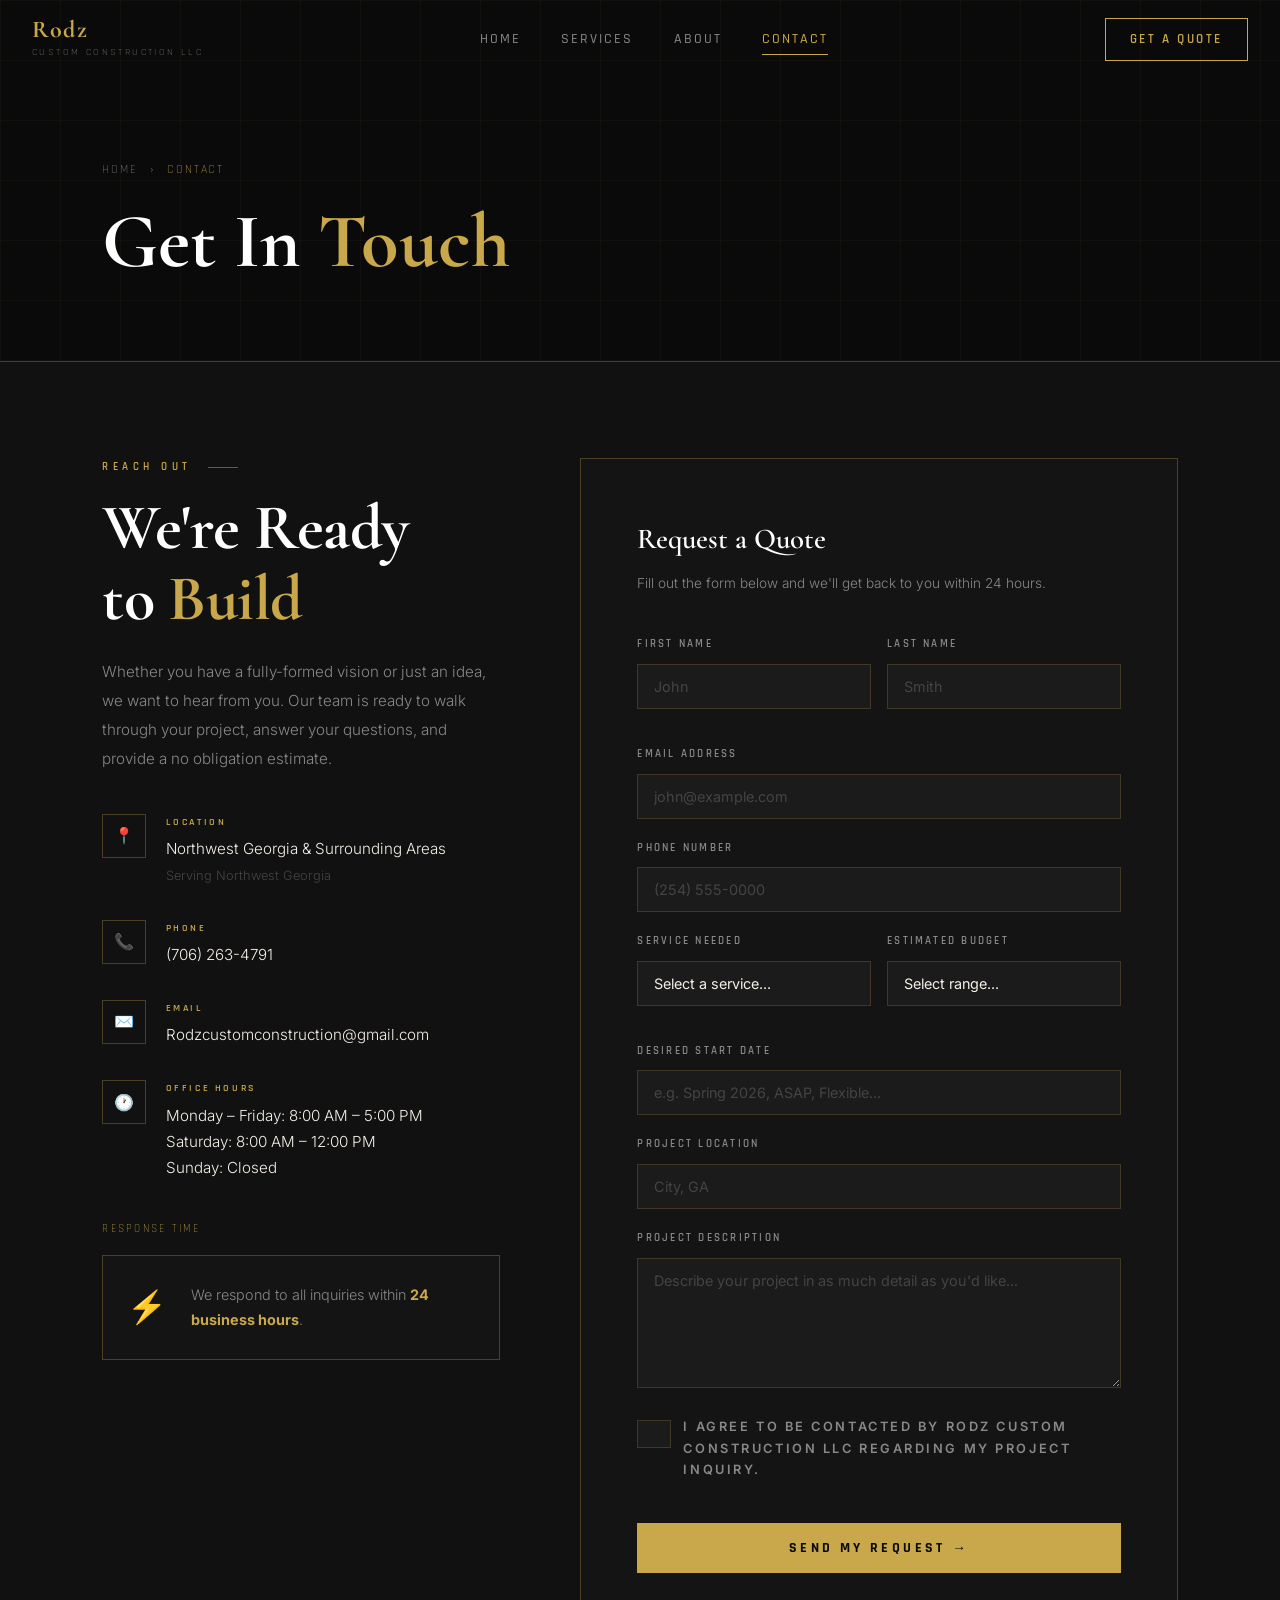
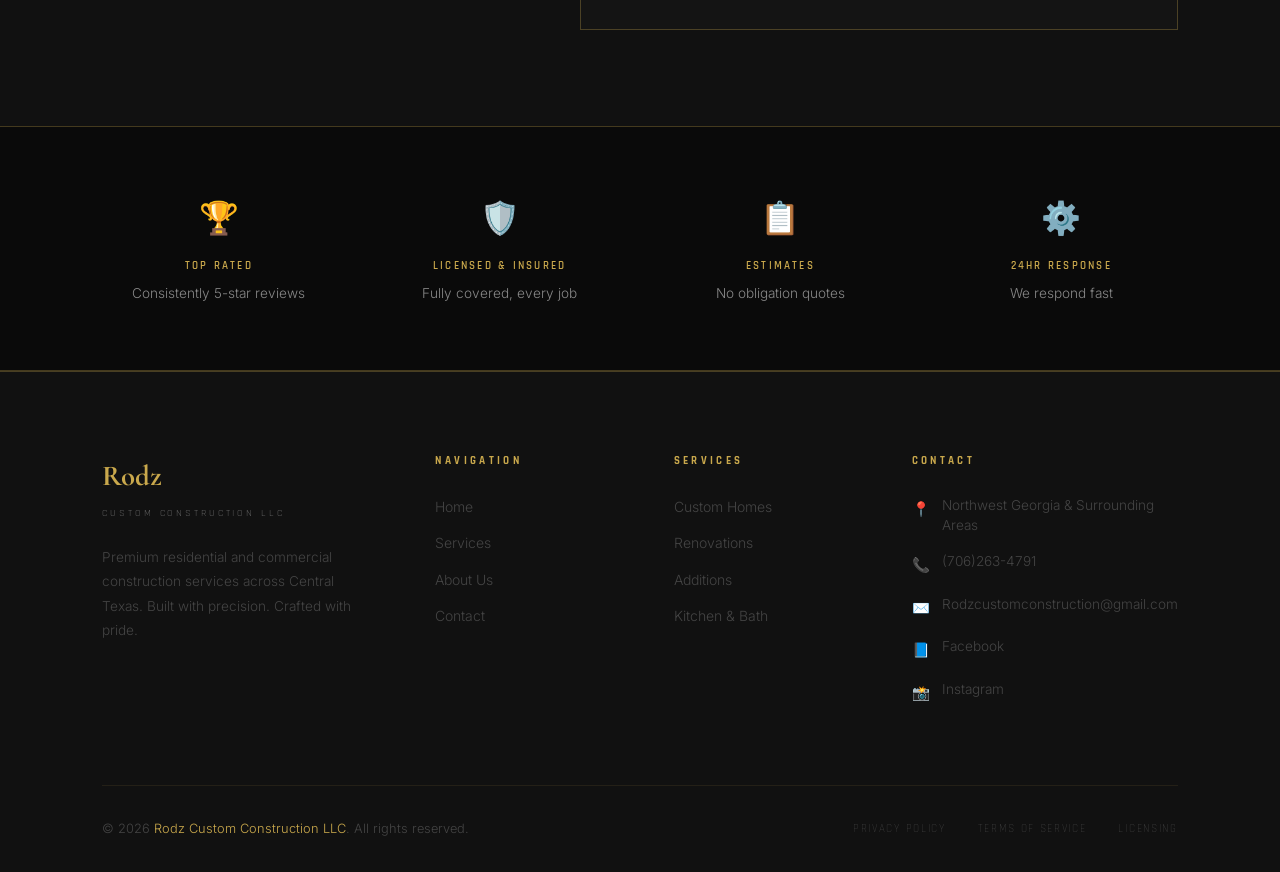
<file: contact.html>
<!DOCTYPE html>
<html lang="en">
<head>
  <meta charset="UTF-8" />
  <meta name="viewport" content="width=device-width, initial-scale=1.0" />
  <title>Contact — Rodz Custom Construction LLC</title>
  <meta name="description" content="Get in touch with Rodz Custom Construction LLC for a project consultation and quote." />
  <link rel="stylesheet" href="style.css" />
</head>
<body>

  <!-- ══ NAVBAR ══ -->
  <nav class="navbar" id="navbar">
    <a href="index.html" class="navbar-logo">
      <span class="logo-main">Rodz</span>
      <span class="logo-sub">Custom Construction LLC</span>
    </a>
    <div class="navbar-links">
      <a href="index.html">Home</a>
      <a href="services.html">Services</a>
      <a href="about.html">About</a>
      <a href="contact.html" class="active">Contact</a>
    </div>
    <a href="contact.html" class="navbar-cta">Get a Quote</a>
    <button class="hamburger" id="hamburger" aria-label="Open menu">
      <span></span><span></span><span></span>
    </button>
  </nav>

  <div class="mobile-nav" id="mobileNav">
    <a href="index.html">Home</a>
    <a href="services.html">Services</a>
    <a href="about.html">About</a>
    <a href="contact.html">Contact</a>
    <a href="contact.html" style="color:var(--gold)">Get a Quote</a>
  </div>

  <!-- ══ PAGE HERO ══ -->
  <div class="page-hero">
    <div class="page-hero-content">
      <div class="breadcrumb">
        <a href="index.html">Home</a>
        <span>›</span>
        <span>Contact</span>
      </div>
      <h1 class="page-title">Get In <span>Touch</span></h1>
    </div>
  </div>

  <!-- ══ CONTACT MAIN ══ -->
  <section class="contact-page-section">
    <div class="contact-page-grid">

      <!-- Info Side -->
      <div class="contact-info">
        <p class="section-tag">Reach Out</p>
        <h2 class="section-title" style="text-align:left; margin-bottom:1.5rem">We're Ready<br/>to <span>Build</span></h2>
        <p class="about-text">
          Whether you have a fully-formed vision or just an idea, we want to hear from you. Our team is ready to walk through your project, answer your questions, and provide a no obligation estimate.
        </p>

        <div class="contact-detail reveal">
          <div class="contact-icon">📍</div>
          <div>
            <div class="contact-label">Location</div>
            <div class="contact-value">Northwest Georgia &amp; Surrounding Areas<br/>
              <small style="color:var(--grey-mid); font-size:0.8rem;">Serving Northwest Georgia</small>
            </div>
          </div>
        </div>

        <div class="contact-detail reveal reveal-delay-1">
          <div class="contact-icon">📞</div>
          <div>
            <div class="contact-label">Phone</div>
            <div class="contact-value"><a href="tel:2545550180" style="color:var(--white-soft)">(706) 263-4791</a></div>
          </div>
        </div>

        <div class="contact-detail reveal reveal-delay-2">
          <div class="contact-icon">✉️</div>
          <div>
            <div class="contact-label">Email</div>
            <div class="contact-value"><a href="mailto:info@rodzconstruction.com" style="color:var(--white-soft)">Rodzcustomconstruction@gmail.com</a></div>
          </div>
        </div>

        <div class="contact-detail reveal reveal-delay-3">
          <div class="contact-icon">🕐</div>
          <div>
            <div class="contact-label">Office Hours</div>
            <div class="contact-value">
              Monday – Friday: 8:00 AM – 5:00 PM<br/>
              Saturday: 8:00 AM – 12:00 PM<br/>
              Sunday: Closed
            </div>
          </div>
        </div>

        <div style="margin-top: 2.5rem;" class="reveal">
          <p style="font-family: var(--font-ui); font-size: 0.7rem; letter-spacing: 0.2em; text-transform: uppercase; color: var(--gold); margin-bottom: 1rem;">Response Time</p>
          <div style="background: var(--black-card); border: var(--border-gold); padding: 1.5rem; display: flex; align-items: center; gap: 1.5rem;">
            <span style="font-size: 2rem;">⚡</span>
            <p style="font-size: 0.9rem; color: var(--grey-light); line-height: 1.7;">
              We respond to all inquiries within <strong style="color:var(--gold)">24 business hours</strong>.
          </div>
        </div>
      </div>

      <!-- Form Side -->
      <div class="contact-form reveal">
        <h3 class="form-title">Request a Quote</h3>
        <p class="form-subtitle">Fill out the form below and we'll get back to you within 24 hours.</p>

        <div id="formSuccess" class="form-success">
          <div class="form-success-icon">✅</div>
          <div class="form-success-text">Message Received!</div>
          <p class="form-success-sub">We'll be in touch within 24 hours.<br/>Thank you for contacting Rodz Custom Construction.</p>
        </div>

        <form id="formInner"
      action="https://formspree.io/f/mnjyaqew"
      method="POST">

  <div class="form-row">
    <div class="form-group">
      <label for="firstName">First Name</label>
      <input type="text" id="firstName" name="firstName" placeholder="John" required />
    </div>
    <div class="form-group">
      <label for="lastName">Last Name</label>
      <input type="text" id="lastName" name="lastName" placeholder="Smith" required />
    </div>
  </div>

  <div class="form-group">
    <label for="email">Email Address</label>
    <input type="email" id="email" name="email" placeholder="john@example.com" required />
  </div>

  <div class="form-group">
    <label for="phone">Phone Number</label>
    <input type="tel" id="phone" name="phone" placeholder="(254) 555-0000" />
  </div>

  <div class="form-row">
    <div class="form-group">
      <label for="service">Service Needed</label>
      <select id="service" name="service" required>
        <option value="" disabled selected>Select a service...</option>
        <option>Renovation / Remodel</option>
        <option>Room Addition</option>
        <option>Kitchen Remodel</option>
        <option>Bathroom Remodel</option>
        <option>Framing & Structural</option>
        <option>Roofing & Exterior</option>
        <option>Custom Decks</option>
        <option>Other</option>
      </select>
    </div>

    <div class="form-group">
      <label for="budget">Estimated Budget</label>
      <select id="budget" name="budget">
        <option value="" disabled selected>Select range...</option>
        <option>$1,000 - $5,000 </option>
        <option>$5,000 – $10,000</option>
        <option>$10,000 – $20,000</option>
        <option>$20,000 – $50,000</option>
      </select>
    </div>
  </div>

  <div class="form-group">
    <label for="timeline">Desired Start Date</label>
    <input type="text" id="timeline" name="timeline" placeholder="e.g. Spring 2026, ASAP, Flexible..." />
  </div>

  <div class="form-group">
    <label for="location">Project Location</label>
    <input type="text" id="location" name="location" placeholder="City, GA" />
  </div>

  <div class="form-group">
    <label for="message">Project Description</label>
    <textarea id="message" name="message" placeholder="Describe your project in as much detail as you'd like..." required></textarea>
  </div>

  <div class="form-group" style="display:flex; align-items:flex-start; gap:0.75rem; margin-bottom:1.5rem;">
    <input type="checkbox" id="agree" name="agree" style="width:auto; margin-top:4px;" required />
    <label for="agree" style="font-family:var(--font-body); font-size:0.8rem; color:var(--grey-light);">
      I agree to be contacted by Rodz Custom Construction LLC regarding my project inquiry.
    </label>
  </div>

  <button type="submit" class="form-submit">
    Send My Request →
  </button>

</form>

    </div>
  </section>

  <!-- ══ TRUST STRIP ══ -->
  <section style="padding: 4rem 8vw; background: var(--black); border-top: var(--border-gold); border-bottom: var(--border-gold);">
    <div style="display: grid; grid-template-columns: repeat(auto-fit, minmax(180px, 1fr)); gap: 3rem; text-align: center;">
      <div class="reveal">
        <div style="font-size: 2rem; margin-bottom: 0.75rem;">🏆</div>
        <div style="font-family: var(--font-ui); font-size: 0.7rem; font-weight: 600; letter-spacing: 0.2em; text-transform: uppercase; color: var(--gold); margin-bottom: 0.4rem;">Top Rated</div>
        <div style="font-size: 0.85rem; color: var(--grey-light);">Consistently 5-star reviews</div>
      </div>
      <div class="reveal reveal-delay-1">
        <div style="font-size: 2rem; margin-bottom: 0.75rem;">🛡️</div>
        <div style="font-family: var(--font-ui); font-size: 0.7rem; font-weight: 600; letter-spacing: 0.2em; text-transform: uppercase; color: var(--gold); margin-bottom: 0.4rem;">Licensed &amp; Insured</div>
        <div style="font-size: 0.85rem; color: var(--grey-light);">Fully covered, every job</div>
      </div>
      <div class="reveal reveal-delay-2">
        <div style="font-size: 2rem; margin-bottom: 0.75rem;">📋</div>
        <div style="font-family: var(--font-ui); font-size: 0.7rem; font-weight: 600; letter-spacing: 0.2em; text-transform: uppercase; color: var(--gold); margin-bottom: 0.4rem;">Estimates</div>
        <div style="font-size: 0.85rem; color: var(--grey-light);">No obligation quotes</div>
      </div>
      <div class="reveal reveal-delay-3">
        <div style="font-size: 2rem; margin-bottom: 0.75rem;">⚙️</div>
        <div style="font-family: var(--font-ui); font-size: 0.7rem; font-weight: 600; letter-spacing: 0.2em; text-transform: uppercase; color: var(--gold); margin-bottom: 0.4rem;">24hr Response</div>
        <div style="font-size: 0.85rem; color: var(--grey-light);">We respond fast</div>
      </div>
    </div>
  </section>

  <!-- ══ FOOTER ══ -->
  <footer>
    <div class="footer-grid">
      <div class="footer-brand">
        <span class="logo-main">Rodz</span>
        <span class="logo-sub">Custom Construction LLC</span>
        <p class="footer-desc">Premium residential and commercial construction services across Central Texas. Built with precision. Crafted with pride.</p>
      </div>
      <div>
        <h4 class="footer-col-title">Navigation</h4>
        <div class="footer-links">
          <a href="index.html">Home</a>
          <a href="services.html">Services</a>
          <a href="about.html">About Us</a>
          <a href="contact.html">Contact</a>
        </div>
      </div>
      <div>
        <h4 class="footer-col-title">Services</h4>
        <div class="footer-links">
          <a href="services.html">Custom Homes</a>
          <a href="services.html">Renovations</a>
          <a href="services.html">Additions</a>
          <a href="services.html">Kitchen &amp; Bath</a>
        </div>
      </div>
      <div>
        <h4 class="footer-col-title">Contact</h4>
        <div class="footer-contact-item">
          <span class="footer-contact-icon">📍</span>
          <span class="footer-contact-text">Northwest Georgia &amp; Surrounding Areas</span>
        </div>
        <div class="footer-contact-item">
          <span class="footer-contact-icon">📞</span>
          <span class="footer-contact-text">(706)263-4791</span>
        </div>
        <div class="footer-contact-item">
          <span class="footer-contact-icon">✉️</span>
          <span class="footer-contact-text">Rodzcustomconstruction@gmail.com</span>

</div>

<div class="footer-contact-item">
  <span class="footer-contact-icon">📘</span>
  <a href="https://www.facebook.com/share/1V2BGquVBA/?mibextid=wwXIfr"
     target="_blank"
     class="footer-contact-text">
     Facebook
  </a>
</div>
<div class="footer-contact-item">
  <span class="footer-contact-icon">📸</span>
  <a href="https://www.instagram.com/rodzcustomconstruction?utm_source=qr"
     target="_blank"
     class="footer-contact-text">
     Instagram
  </a>
</div>
      </div>
    </div>
    <div class="footer-bottom">
      <p class="footer-copy">© 2026 <span>Rodz Custom Construction LLC</span>. All rights reserved.</p>
      <div class="footer-legal">
        <a href="#">Privacy Policy</a>
        <a href="#">Terms of Service</a>
        <a href="#">Licensing</a>
      </div>
    </div>
  </footer>

  <script src="main.js"></script>
</body>
</html>
</file>
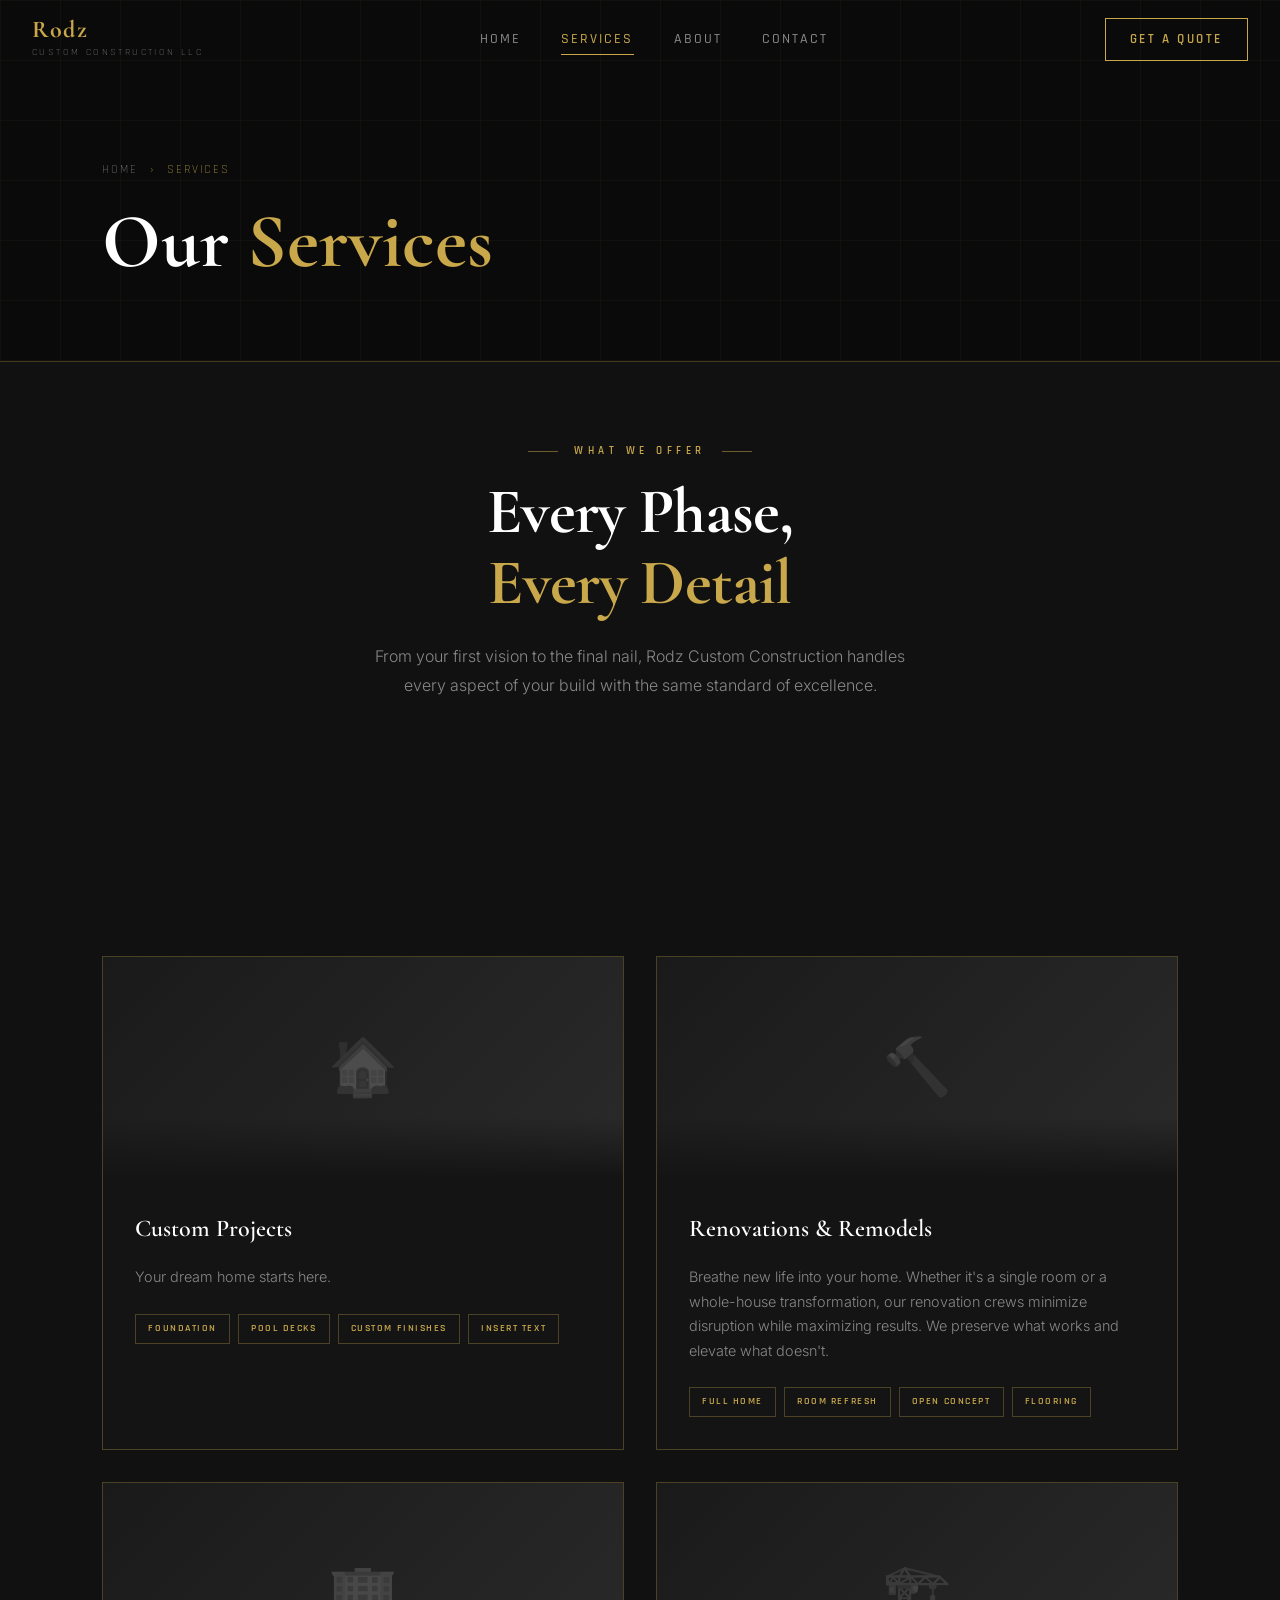
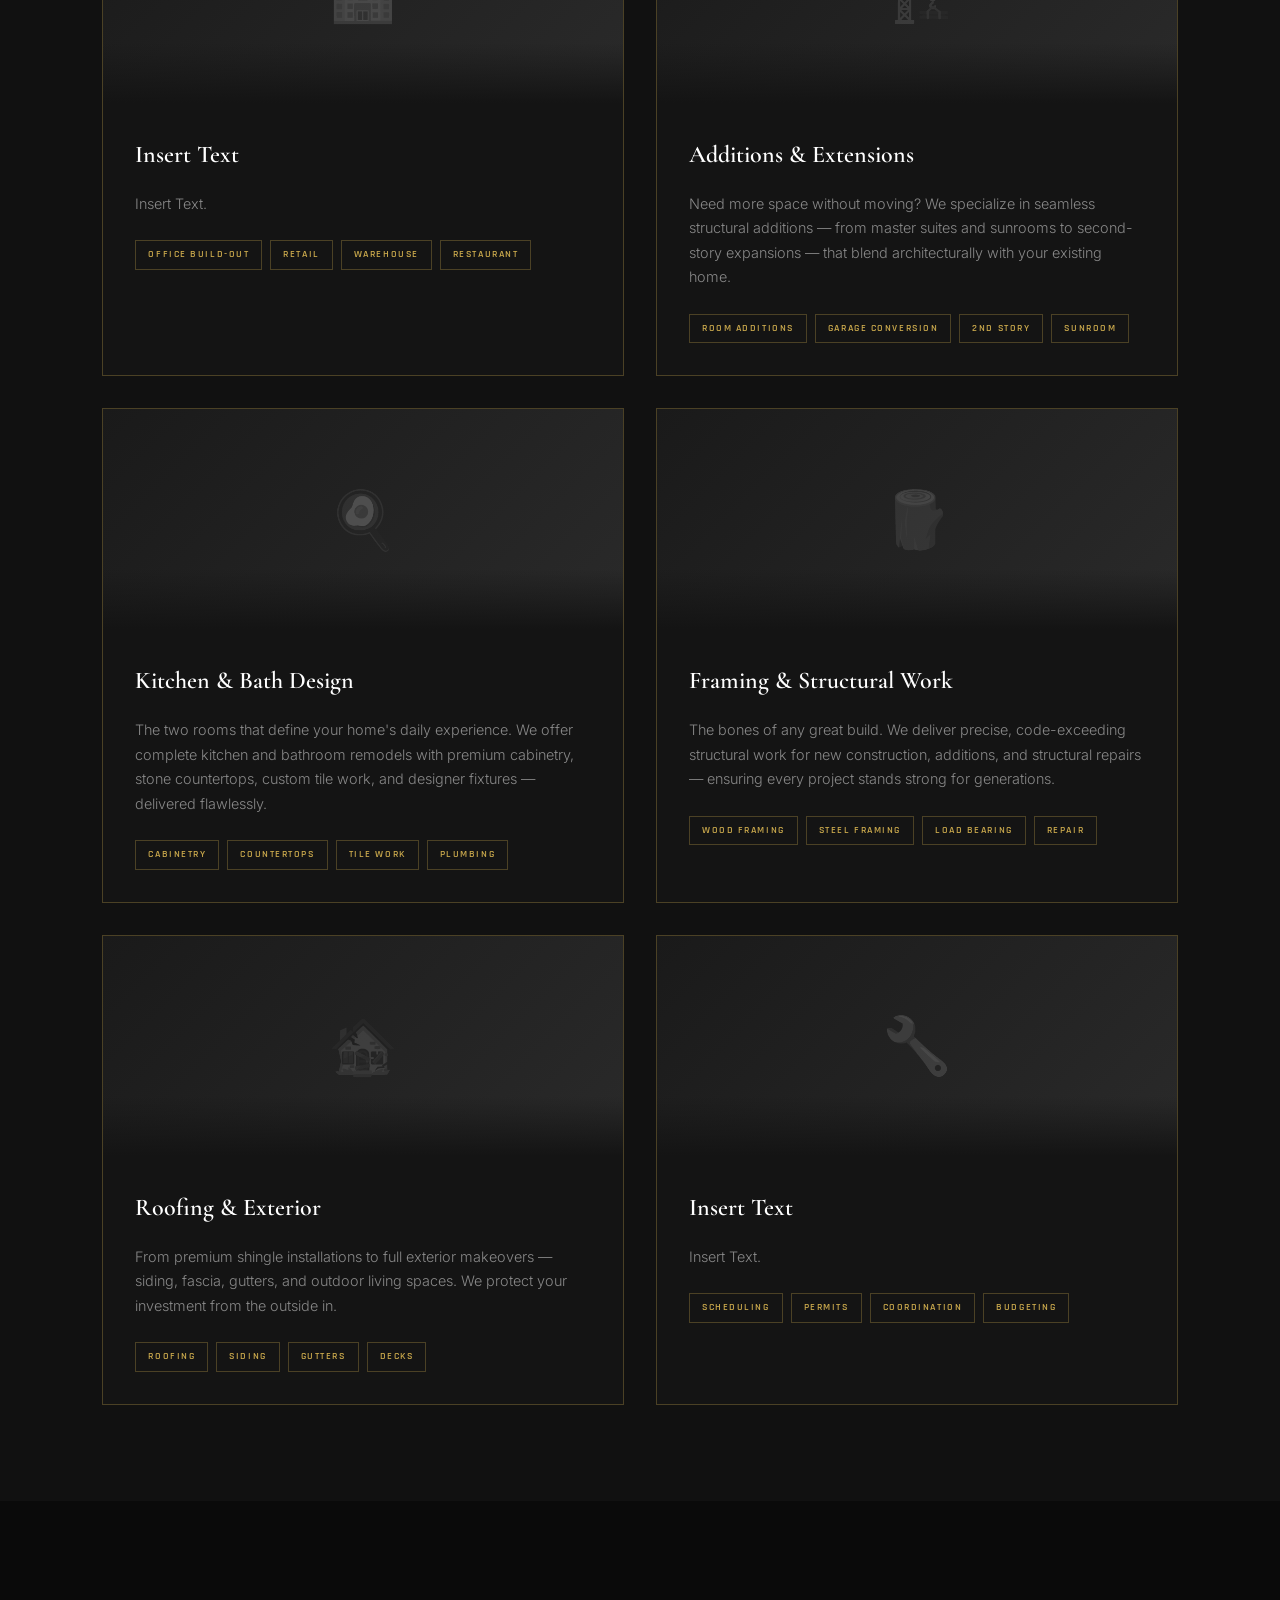
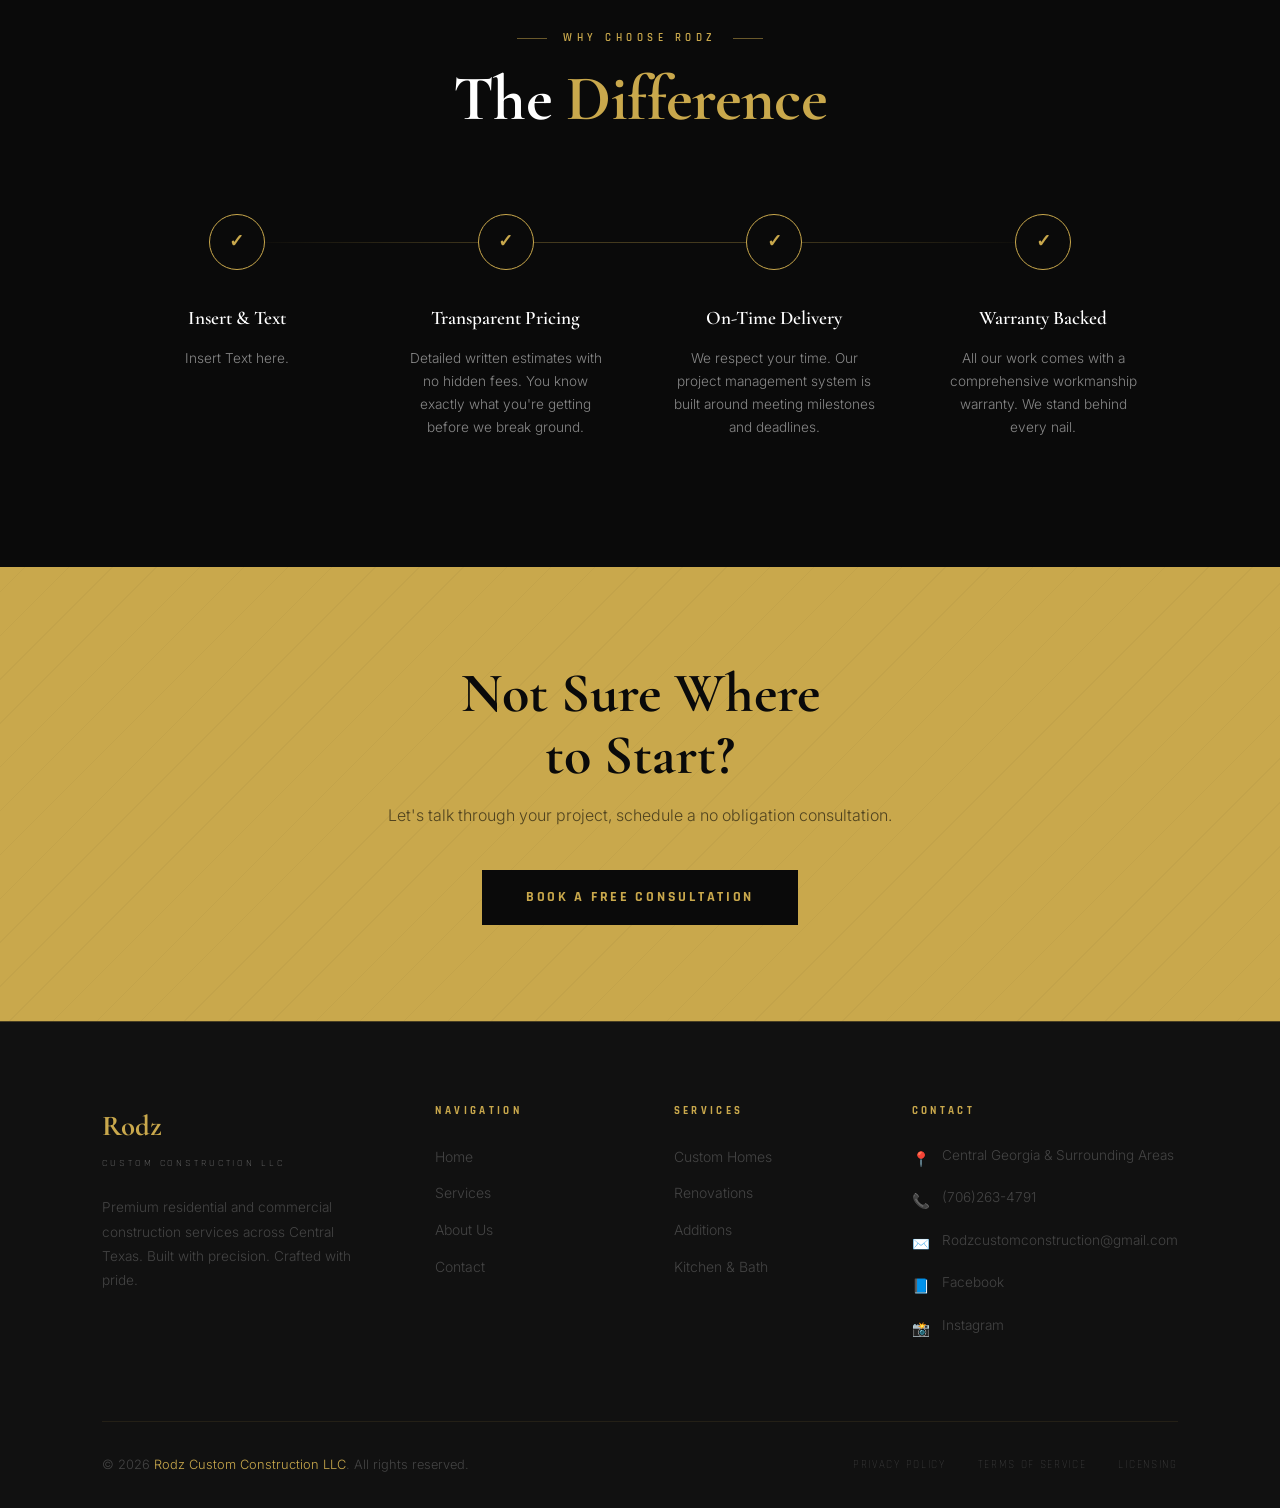
<file: services.html>
<!DOCTYPE html>
<html lang="en">
<head>
  <meta charset="UTF-8" />
  <meta name="viewport" content="width=device-width, initial-scale=1.0" />
  <title>Services — Rodz Custom Construction LLC</title>
  <meta name="description" content="Explore the full range of construction services offered by Rodz Custom Construction LLC — custom homes, renovations, commercial builds, and more." />
  <link rel="stylesheet" href="style.css" />
</head>
<body>

  <!-- ══ NAVBAR ══ -->
  <nav class="navbar" id="navbar">
    <a href="index.html" class="navbar-logo">
      <span class="logo-main">Rodz</span>
      <span class="logo-sub">Custom Construction LLC</span>
    </a>
    <div class="navbar-links">
      <a href="index.html">Home</a>
      <a href="services.html" class="active">Services</a>
      <a href="about.html">About</a>
      <a href="contact.html">Contact</a>
    </div>
    <a href="contact.html" class="navbar-cta">Get a Quote</a>
    <button class="hamburger" id="hamburger" aria-label="Open menu">
      <span></span><span></span><span></span>
    </button>
  </nav>

  <div class="mobile-nav" id="mobileNav">
    <a href="index.html">Home</a>
    <a href="services.html">Services</a>
    <a href="about.html">About</a>
    <a href="contact.html">Contact</a>
    <a href="contact.html" style="color:var(--gold)">Get a Quote</a>
  </div>

  <!-- ══ PAGE HERO ══ -->
  <div class="page-hero">
    <div class="page-hero-content">
      <div class="breadcrumb">
        <a href="index.html">Home</a>
        <span>›</span>
        <span>Services</span>
      </div>
      <h1 class="page-title">Our <span>Services</span></h1>
    </div>
  </div>

  <!-- ══ SERVICES INTRO ══ -->
  <section style="padding: 5rem 8vw; background: var(--black-soft);">
    <div class="section-header reveal">
      <p class="section-tag">What We Offer</p>
      <h2 class="section-title">Every Phase,<br/><span>Every Detail</span></h2>
      <p class="section-desc">
        From your first vision to the final nail, Rodz Custom Construction handles every aspect of your build with the same standard of excellence.
      </p>
    </div>
  </section>

  <!-- ══ SERVICES FULL GRID ══ -->
  <section class="services-full">
    <div class="services-full-grid">

      <div class="service-full-card reveal">
        <div class="service-full-img">
          <span class="service-full-img-icon">🏠</span>
        </div>
        <div class="service-full-body">
          <h3 class="service-full-name">Custom Projects</h3>
          <p class="service-full-desc">
            Your dream home starts here.
          </p>
          <div class="service-tags">
            <span class="service-tag">Foundation</span>
            <span class="service-tag">Pool Decks</span>
            <span class="service-tag">Custom Finishes</span>
            <span class="service-tag">Insert Text</span>
          </div>
        </div>
      </div>

      <div class="service-full-card reveal reveal-delay-1">
        <div class="service-full-img">
          <span class="service-full-img-icon">🔨</span>
        </div>
        <div class="service-full-body">
          <h3 class="service-full-name">Renovations &amp; Remodels</h3>
          <p class="service-full-desc">
            Breathe new life into your home. Whether it's a single room or a whole-house transformation, our renovation crews minimize disruption while maximizing results. We preserve what works and elevate what doesn't.
          </p>
          <div class="service-tags">
            <span class="service-tag">Full Home</span>
            <span class="service-tag">Room Refresh</span>
            <span class="service-tag">Open Concept</span>
            <span class="service-tag">Flooring</span>
          </div>
        </div>
      </div>

      <div class="service-full-card reveal">
        <div class="service-full-img">
          <span class="service-full-img-icon">🏢</span>
        </div>
        <div class="service-full-body">
          <h3 class="service-full-name">Insert Text</h3>
          <p class="service-full-desc">
            Insert Text.
          </p>
          <div class="service-tags">
            <span class="service-tag">Office Build-out</span>
            <span class="service-tag">Retail</span>
            <span class="service-tag">Warehouse</span>
            <span class="service-tag">Restaurant</span>
          </div>
        </div>
      </div>

      <div class="service-full-card reveal reveal-delay-1">
        <div class="service-full-img">
          <span class="service-full-img-icon">🏗️</span>
        </div>
        <div class="service-full-body">
          <h3 class="service-full-name">Additions &amp; Extensions</h3>
          <p class="service-full-desc">
            Need more space without moving? We specialize in seamless structural additions — from master suites and sunrooms to second-story expansions — that blend architecturally with your existing home.
          </p>
          <div class="service-tags">
            <span class="service-tag">Room Additions</span>
            <span class="service-tag">Garage Conversion</span>
            <span class="service-tag">2nd Story</span>
            <span class="service-tag">Sunroom</span>
          </div>
        </div>
      </div>

      <div class="service-full-card reveal">
        <div class="service-full-img">
          <span class="service-full-img-icon">🍳</span>
        </div>
        <div class="service-full-body">
          <h3 class="service-full-name">Kitchen &amp; Bath Design</h3>
          <p class="service-full-desc">
            The two rooms that define your home's daily experience. We offer complete kitchen and bathroom remodels with premium cabinetry, stone countertops, custom tile work, and designer fixtures — delivered flawlessly.
          </p>
          <div class="service-tags">
            <span class="service-tag">Cabinetry</span>
            <span class="service-tag">Countertops</span>
            <span class="service-tag">Tile Work</span>
            <span class="service-tag">Plumbing</span>
          </div>
        </div>
      </div>

      <div class="service-full-card reveal reveal-delay-1">
        <div class="service-full-img">
          <span class="service-full-img-icon">🪵</span>
        </div>
        <div class="service-full-body">
          <h3 class="service-full-name">Framing &amp; Structural Work</h3>
          <p class="service-full-desc">
            The bones of any great build. We deliver precise, code-exceeding structural work for new construction, additions, and structural repairs — ensuring every project stands strong for generations.
          </p>
          <div class="service-tags">
            <span class="service-tag">Wood Framing</span>
            <span class="service-tag">Steel Framing</span>
            <span class="service-tag">Load Bearing</span>
            <span class="service-tag">Repair</span>
          </div>
        </div>
      </div>

      <div class="service-full-card reveal">
        <div class="service-full-img">
          <span class="service-full-img-icon">🏚️</span>
        </div>
        <div class="service-full-body">
          <h3 class="service-full-name">Roofing &amp; Exterior</h3>
          <p class="service-full-desc">
            From premium shingle installations to full exterior makeovers — siding, fascia, gutters, and outdoor living spaces. We protect your investment from the outside in.
          </p>
          <div class="service-tags">
            <span class="service-tag">Roofing</span>
            <span class="service-tag">Siding</span>
            <span class="service-tag">Gutters</span>
            <span class="service-tag">Decks</span>
          </div>
        </div>
      </div>

      <div class="service-full-card reveal reveal-delay-1">
        <div class="service-full-img">
          <span class="service-full-img-icon">🔧</span>
        </div>
        <div class="service-full-body">
          <h3 class="service-full-name">Insert Text</h3>
          <p class="service-full-desc">
            Insert Text.
          </p>
          <div class="service-tags">
            <span class="service-tag">Scheduling</span>
            <span class="service-tag">Permits</span>
            <span class="service-tag">Coordination</span>
            <span class="service-tag">Budgeting</span>
          </div>
        </div>
      </div>

    </div>
  </section>

  <!-- ══ WHY US ══ -->
  <section class="process-section">
    <div class="section-header reveal">
      <p class="section-tag">Why Choose Rodz</p>
      <h2 class="section-title">The <span>Difference</span></h2>
    </div>
    <div class="process-steps">
      <div class="process-step reveal">
        <div class="step-dot">✓</div>
        <h3 class="step-title">Insert &amp; Text</h3>
        <p class="step-desc">Insert Text here.</p>
      </div>
      <div class="process-step reveal reveal-delay-1">
        <div class="step-dot">✓</div>
        <h3 class="step-title">Transparent Pricing</h3>
        <p class="step-desc">Detailed written estimates with no hidden fees. You know exactly what you're getting before we break ground.</p>
      </div>
      <div class="process-step reveal reveal-delay-2">
        <div class="step-dot">✓</div>
        <h3 class="step-title">On-Time Delivery</h3>
        <p class="step-desc">We respect your time. Our project management system is built around meeting milestones and deadlines.</p>
      </div>
      <div class="process-step reveal reveal-delay-3">
        <div class="step-dot">✓</div>
        <h3 class="step-title">Warranty Backed</h3>
        <p class="step-desc">All our work comes with a comprehensive workmanship warranty. We stand behind every nail.</p>
      </div>
    </div>
  </section>

  <!-- ══ CTA ══ -->
  <div class="cta-banner">
    <div class="cta-banner-content reveal">
      <h2 class="cta-title">Not Sure Where<br/>to Start?</h2>
      <p class="cta-sub">Let's talk through your project, schedule a no obligation consultation.</p>
      <a href="contact.html" class="btn-dark">Book a Free Consultation</a>
    </div>
  </div>

  <!-- ══ FOOTER ══ -->
  <footer>
    <div class="footer-grid">
      <div class="footer-brand">
        <span class="logo-main">Rodz</span>
        <span class="logo-sub">Custom Construction LLC</span>
        <p class="footer-desc">Premium residential and commercial construction services across Central Texas. Built with precision. Crafted with pride.</p>
      </div>
      <div>
        <h4 class="footer-col-title">Navigation</h4>
        <div class="footer-links">
          <a href="index.html">Home</a>
          <a href="services.html">Services</a>
          <a href="about.html">About Us</a>
          <a href="contact.html">Contact</a>
        </div>
      </div>
      <div>
        <h4 class="footer-col-title">Services</h4>
        <div class="footer-links">
          <a href="services.html">Custom Homes</a>
          <a href="services.html">Renovations</a>
          <a href="services.html">Additions</a>
          <a href="services.html">Kitchen &amp; Bath</a>
        </div>
      </div>
      <div>
        <h4 class="footer-col-title">Contact</h4>
        <div class="footer-contact-item">
          <span class="footer-contact-icon">📍</span>
          <span class="footer-contact-text">Central Georgia &amp; Surrounding Areas</span>
        </div>
        <div class="footer-contact-item">
          <span class="footer-contact-icon">📞</span>
          <span class="footer-contact-text">(706)263-4791</span>
        </div>
        <div class="footer-contact-item">
          <span class="footer-contact-icon">✉️</span>
          <span class="footer-contact-text">Rodzcustomconstruction@gmail.com</span>

</div>

<div class="footer-contact-item">
  <span class="footer-contact-icon">📘</span>
  <a href="https://www.facebook.com/share/1V2BGquVBA/?mibextid=wwXIfr"
     target="_blank"
     class="footer-contact-text">
     Facebook
  </a>
</div>
<div class="footer-contact-item">
  <span class="footer-contact-icon">📸</span>
  <a href="https://www.instagram.com/rodzcustomconstruction?utm_source=qr"
     target="_blank"
     class="footer-contact-text">
     Instagram
  </a>
</div>
      </div>
    </div>
    <div class="footer-bottom">
      <p class="footer-copy">© 2026 <span>Rodz Custom Construction LLC</span>. All rights reserved.</p>
      <div class="footer-legal">
        <a href="#">Privacy Policy</a>
        <a href="#">Terms of Service</a>
        <a href="#">Licensing</a>
      </div>
    </div>
  </footer>

  <script src="main.js"></script>
</body>
</html>
</file>
<file: style.css>
/* ============================================================
   RODZ CUSTOM CONSTRUCTION LLC — Premium Design System
   Theme: Black & Gold | Art Deco Industrial
   ============================================================ */

@import url('https://fonts.googleapis.com/css2?family=Cormorant+Garamond:wght@300;400;500;600;700&family=Rajdhani:wght@300;400;500;600;700&family=Inter:wght@300;400;500&display=swap');

/* ── CSS Variables ── */
:root {
  --gold:        #C9A84C;
  --gold-light:  #E8CC7A;
  --gold-dark:   #9A7A2E;
  --gold-pale:   #F5E9C5;
  --black:       #0A0A0A;
  --black-soft:  #111111;
  --black-mid:   #1A1A1A;
  --black-card:  #141414;
  --grey-dark:   #2A2A2A;
  --grey-mid:    #444444;
  --grey-light:  #888888;
  --white:       #FFFFFF;
  --white-soft:  #F5F0E8;

  --font-display: 'Cormorant Garamond', serif;
  --font-ui:      'Rajdhani', sans-serif;
  --font-body:    'Inter', sans-serif;

  --transition: 0.35s cubic-bezier(0.25, 0.46, 0.45, 0.94);
  --transition-slow: 0.6s cubic-bezier(0.25, 0.46, 0.45, 0.94);
  --shadow-gold: 0 0 40px rgba(201, 168, 76, 0.15);
  --shadow-deep: 0 20px 60px rgba(0, 0, 0, 0.8);
  --border-gold: 1px solid rgba(201, 168, 76, 0.3);
  --radius: 2px;
}

/* ── Reset & Base ── */
*, *::before, *::after { box-sizing: border-box; margin: 0; padding: 0; }

html { scroll-behavior: smooth; font-size: 16px; }

body {
  background: var(--black);
  color: var(--white-soft);
  font-family: var(--font-body);
  font-weight: 300;
  line-height: 1.7;
  overflow-x: hidden;
}

img { display: block; width: 100%; object-fit: cover; }
a  { text-decoration: none; color: inherit; }
ul { list-style: none; }

/* ── Scrollbar ── */
::-webkit-scrollbar { width: 6px; }
::-webkit-scrollbar-track { background: var(--black); }
::-webkit-scrollbar-thumb { background: var(--gold-dark); border-radius: 3px; }
::-webkit-scrollbar-thumb:hover { background: var(--gold); }

/* ── Selection ── */
::selection { background: var(--gold); color: var(--black); }

/* ============================================================
   NAVIGATION
   ============================================================ */
.navbar {
  position: fixed;
  top: 0; left: 0; right: 0;
  z-index: 1000;
  padding: 0 2rem;
  height: 80px;
  display: flex;
  align-items: center;
  justify-content: space-between;
  transition: var(--transition);
  border-bottom: 1px solid transparent;
}

.navbar.scrolled {
  background: rgba(10, 10, 10, 0.97);
  backdrop-filter: blur(20px);
  border-bottom: var(--border-gold);
  box-shadow: var(--shadow-gold);
}

.navbar-logo {
  display: flex;
  flex-direction: column;
  gap: 2px;
}

.navbar-logo .logo-main {
  font-family: var(--font-display);
  font-size: 1.5rem;
  font-weight: 700;
  color: var(--gold);
  letter-spacing: 0.05em;
  line-height: 1;
}

.navbar-logo .logo-sub {
  font-family: var(--font-ui);
  font-size: 0.6rem;
  letter-spacing: 0.25em;
  color: var(--grey-light);
  text-transform: uppercase;
}

.navbar-links {
  display: flex;
  align-items: center;
  gap: 2.5rem;
}

.navbar-links a {
  font-family: var(--font-ui);
  font-size: 0.85rem;
  font-weight: 500;
  letter-spacing: 0.15em;
  text-transform: uppercase;
  color: var(--grey-light);
  transition: var(--transition);
  position: relative;
}

.navbar-links a::after {
  content: '';
  position: absolute;
  bottom: -4px; left: 0;
  width: 0; height: 1px;
  background: var(--gold);
  transition: var(--transition);
}

.navbar-links a:hover,
.navbar-links a.active { color: var(--gold); }
.navbar-links a:hover::after,
.navbar-links a.active::after { width: 100%; }

.navbar-cta {
  font-family: var(--font-ui);
  font-size: 0.8rem;
  font-weight: 600;
  letter-spacing: 0.2em;
  text-transform: uppercase;
  padding: 10px 24px;
  border: 1px solid var(--gold);
  color: var(--gold);
  background: transparent;
  cursor: pointer;
  transition: var(--transition);
}

.navbar-cta:hover {
  background: var(--gold);
  color: var(--black);
}

/* Hamburger */
.hamburger {
  display: none;
  flex-direction: column;
  gap: 5px;
  cursor: pointer;
  padding: 4px;
  background: none;
  border: none;
}

.hamburger span {
  display: block;
  width: 26px;
  height: 1px;
  background: var(--gold);
  transition: var(--transition);
}

.hamburger.open span:nth-child(1) { transform: translateY(6px) rotate(45deg); }
.hamburger.open span:nth-child(2) { opacity: 0; transform: scaleX(0); }
.hamburger.open span:nth-child(3) { transform: translateY(-6px) rotate(-45deg); }

/* Mobile Nav */
.mobile-nav {
  position: fixed;
  inset: 0;
  background: var(--black-soft);
  z-index: 999;
  display: flex;
  flex-direction: column;
  align-items: center;
  justify-content: center;
  gap: 2.5rem;
  transform: translateX(100%);
  transition: transform 0.5s cubic-bezier(0.77, 0, 0.175, 1);
  border-left: var(--border-gold);
}

.mobile-nav.open { transform: translateX(0); }

.mobile-nav a {
  font-family: var(--font-display);
  font-size: 2.5rem;
  font-weight: 600;
  color: var(--white-soft);
  letter-spacing: 0.05em;
  transition: var(--transition);
}

.mobile-nav a:hover { color: var(--gold); }

/* ============================================================
   HERO SECTION
   ============================================================ */
.hero {
  position: relative;
  height: 100vh;
  min-height: 700px;
  display: flex;
  align-items: center;
  overflow: hidden;
  background: var(--black);
}

.hero-bg {
  position: absolute;
  inset: 0;
  background:
    radial-gradient(ellipse 60% 50% at 70% 50%, rgba(201, 168, 76, 0.08) 0%, transparent 70%),
    linear-gradient(135deg, #0A0A0A 0%, #141414 50%, #0A0A0A 100%);
}

/* Geometric grid lines */
.hero-bg::before {
  content: '';
  position: absolute;
  inset: 0;
  background-image:
    linear-gradient(rgba(201,168,76,0.04) 1px, transparent 1px),
    linear-gradient(90deg, rgba(201,168,76,0.04) 1px, transparent 1px);
  background-size: 60px 60px;
}

/* Diagonal accent bar */


.hero-content {
  position: relative;
  z-index: 2;
  padding: 0 8vw;
  max-width: none;
}

.hero-eyebrow {
  font-family: var(--font-ui);
  font-size: 0.7rem;
  font-weight: 600;
  letter-spacing: 0.4em;
  text-transform: uppercase;
  color: var(--gold);
  margin-bottom: 1.5rem;
  display: flex;
  align-items: center;
  gap: 1rem;
  opacity: 0;
  transform: translateY(20px);
  animation: fadeUp 0.8s var(--transition-slow) 0.2s forwards;
}

.hero-eyebrow::before {
  content: '';
  width: 40px; height: 1px;
  background: var(--gold);
}

.hero-title {
  font-family: var(--font-display);
  font-size: clamp(3.5rem, 8vw, 7.5rem);
  font-weight: 700;
  line-height: 0.95;
  letter-spacing: -0.01em;
  color: var(--white);
  margin-bottom: 1.5rem;
  opacity: 0;
  transform: translateY(30px);
  animation: fadeUp 0.9s var(--transition-slow) 0.4s forwards;
}

.hero-title span { color: var(--gold); }

.hero-subtitle {
  font-family: var(--font-body);
  font-size: clamp(1rem, 1.5vw, 1.2rem);
  font-weight: 300;
  color: var(--grey-light);
  max-width: 500px;
  margin-bottom: 3rem;
  line-height: 1.8;
  opacity: 0;
  transform: translateY(20px);
  animation: fadeUp 0.8s var(--transition-slow) 0.6s forwards;
}

.hero-actions {
  display: flex;
  gap: 1.5rem;
  flex-wrap: wrap;
  opacity: 0;
  transform: translateY(20px);
  animation: fadeUp 0.8s var(--transition-slow) 0.8s forwards;
}

.btn-primary {
  font-family: var(--font-ui);
  font-size: 0.85rem;
  font-weight: 600;
  letter-spacing: 0.2em;
  text-transform: uppercase;
  padding: 16px 40px;
  background: var(--gold);
  color: var(--black);
  border: none;
  cursor: pointer;
  transition: var(--transition);
  position: relative;
  overflow: hidden;
  display: inline-block;
}

.btn-primary::before {
  content: '';
  position: absolute;
  inset: 0;
  background: var(--gold-light);
  transform: scaleX(0);
  transform-origin: left;
  transition: transform var(--transition);
}

.btn-primary:hover::before { transform: scaleX(1); }
.btn-primary span { position: relative; z-index: 1; }

.btn-secondary {
  font-family: var(--font-ui);
  font-size: 0.85rem;
  font-weight: 600;
  letter-spacing: 0.2em;
  text-transform: uppercase;
  padding: 16px 40px;
  background: transparent;
  color: var(--gold);
  border: 1px solid rgba(201, 168, 76, 0.5);
  cursor: pointer;
  transition: var(--transition);
  display: inline-block;
}

.btn-secondary:hover {
  border-color: var(--gold);
  background: rgba(201, 168, 76, 0.08);
}

/* Hero stats */
.hero-stats {
  position: absolute;
  bottom: 3rem;
  right: 8vw;
  display: flex;
  gap: 3rem;
  z-index: 2;
  opacity: 0;
  animation: fadeUp 0.8s var(--transition-slow) 1s forwards;
}

.stat-item { text-align: right; }

.stat-number {
  font-family: var(--font-display);
  font-size: 2.5rem;
  font-weight: 700;
  color: var(--gold);
  line-height: 1;
}

.stat-label {
  font-family: var(--font-ui);
  font-size: 0.65rem;
  letter-spacing: 0.2em;
  text-transform: uppercase;
  color: var(--grey-light);
}

/* Scroll indicator */
.scroll-indicator {
  position: absolute;
  bottom: 3rem;
  left: 8vw;
  display: flex;
  align-items: center;
  gap: 1rem;
  z-index: 2;
  opacity: 0;
  animation: fadeUp 0.8s ease 1.2s forwards;
}

.scroll-line {
  width: 1px;
  height: 60px;
  background: linear-gradient(to bottom, transparent, var(--gold));
  animation: scrollPulse 2s ease-in-out infinite;
}

.scroll-text {
  font-family: var(--font-ui);
  font-size: 0.65rem;
  letter-spacing: 0.3em;
  text-transform: uppercase;
  color: var(--grey-light);
  writing-mode: vertical-rl;
}

/* ============================================================
   SECTIONS — Shared
   ============================================================ */
section { position: relative; }

.section-header {
  text-align: center;
  margin-bottom: 5rem;
}

.section-tag {
  font-family: var(--font-ui);
  font-size: 0.7rem;
  font-weight: 600;
  letter-spacing: 0.4em;
  text-transform: uppercase;
  color: var(--gold);
  display: flex;
  align-items: center;
  justify-content: center;
  gap: 1rem;
  margin-bottom: 1rem;
}

.section-tag::before,
.section-tag::after {
  content: '';
  width: 30px; height: 1px;
  background: var(--gold);
  opacity: 0.5;
}

.section-title {
  font-family: var(--font-display);
  font-size: clamp(2.5rem, 5vw, 4rem);
  font-weight: 700;
  color: var(--white);
  line-height: 1.1;
  letter-spacing: -0.01em;
}

.section-title span { color: var(--gold); }

.section-desc {
  max-width: 550px;
  margin: 1.5rem auto 0;
  color: var(--grey-light);
  font-size: 1rem;
  line-height: 1.8;
}

/* ============================================================
   MARQUEE BANNER
   ============================================================ */
.marquee-bar {
  background: var(--gold);
  padding: 14px 0;
  overflow: hidden;
  position: relative;
}

.marquee-track {
  display: flex;
  gap: 3rem;
  animation: marquee 30s linear infinite;
  width: max-content;
}

.marquee-item {
  font-family: var(--font-ui);
  font-size: 0.75rem;
  font-weight: 700;
  letter-spacing: 0.25em;
  text-transform: uppercase;
  color: var(--black);
  white-space: nowrap;
  display: flex;
  align-items: center;
  gap: 1.5rem;
}

.marquee-item::before {
  content: '◆';
  font-size: 0.4rem;
  opacity: 0.6;
}

/* ============================================================
   SERVICES PREVIEW
   ============================================================ */
.services-section {
  padding: 8rem 8vw;
  background: var(--black-soft);
}

.services-grid {
  display: grid;
  grid-template-columns: repeat(auto-fit, minmax(280px, 1fr));
  gap: 1.5px;
  background: rgba(201, 168, 76, 0.15);
}

.service-card {
  background: var(--black-card);
  padding: 3rem 2.5rem;
  position: relative;
  overflow: hidden;
  transition: var(--transition);
  cursor: pointer;
}

.service-card::before {
  content: '';
  position: absolute;
  bottom: 0; left: 0;
  width: 100%; height: 2px;
  background: var(--gold);
  transform: scaleX(0);
  transform-origin: left;
  transition: transform var(--transition);
}

.service-card:hover::before { transform: scaleX(1); }

.service-card:hover {
  background: #181818;
  transform: translateY(-4px);
  box-shadow: var(--shadow-deep);
}

.service-icon {
  width: 56px; height: 56px;
  border: 1px solid rgba(201, 168, 76, 0.3);
  display: flex;
  align-items: center;
  justify-content: center;
  margin-bottom: 2rem;
  transition: var(--transition);
  font-size: 1.4rem;
}

.service-card:hover .service-icon {
  border-color: var(--gold);
  background: rgba(201, 168, 76, 0.08);
  box-shadow: 0 0 20px rgba(201, 168, 76, 0.15);
}

.service-number {
  position: absolute;
  top: 2rem; right: 2rem;
  font-family: var(--font-display);
  font-size: 4rem;
  font-weight: 700;
  color: rgba(201, 168, 76, 0.06);
  line-height: 1;
  pointer-events: none;
}

.service-name {
  font-family: var(--font-display);
  font-size: 1.5rem;
  font-weight: 600;
  color: var(--white);
  margin-bottom: 1rem;
}

.service-desc {
  font-size: 0.9rem;
  color: var(--grey-light);
  line-height: 1.7;
}

.service-arrow {
  display: inline-flex;
  align-items: center;
  gap: 0.5rem;
  margin-top: 1.5rem;
  font-family: var(--font-ui);
  font-size: 0.75rem;
  font-weight: 600;
  letter-spacing: 0.15em;
  text-transform: uppercase;
  color: var(--gold);
  opacity: 0;
  transform: translateX(-10px);
  transition: var(--transition);
}

.service-card:hover .service-arrow {
  opacity: 1;
  transform: translateX(0);
}

/* ============================================================
   ABOUT STRIP
   ============================================================ */
.about-strip {
  padding: 8rem 8vw;
  display: grid;
  grid-template-columns: 1fr 1fr;
  gap: 6rem;
  align-items: center;
  background: var(--black);
}

.about-strip-visual {
  position: relative;
}

.about-strip-img {
  width: 100%;
  aspect-ratio: 4/5;
  background: linear-gradient(135deg, var(--grey-dark) 0%, var(--black-mid) 100%);
  position: relative;
  overflow: hidden;
}

.about-strip-img img {
  width: 100%; height: 100%;
  object-fit: cover;
  opacity: 0.7;
  filter: grayscale(30%);
  transition: var(--transition-slow);
}

.about-strip-img:hover img { opacity: 0.9; filter: grayscale(0%); }

.about-img-border {
  position: absolute;
  inset: 0;
  border: 2px solid rgba(201, 168, 76, 0.2);
  transform: translate(16px, 16px);
  pointer-events: none;
}

.about-badge {
  position: absolute;
  bottom: -2rem;
  right: -2rem;
  width: 120px; height: 120px;
  background: var(--gold);
  display: flex;
  flex-direction: column;
  align-items: center;
  justify-content: center;
  gap: 2px;
}

.about-badge-num {
  font-family: var(--font-display);
  font-size: 2.2rem;
  font-weight: 700;
  color: var(--black);
  line-height: 1;
}

.about-badge-text {
  font-family: var(--font-ui);
  font-size: 0.55rem;
  font-weight: 700;
  letter-spacing: 0.15em;
  text-transform: uppercase;
  color: var(--black);
  text-align: center;
}

.about-strip-content .section-tag { justify-content: flex-start; }
.about-strip-content .section-tag::before { display: none; }

.about-strip-content .section-title {
  text-align: left;
  margin-bottom: 1.5rem;
}

.about-text {
  color: var(--grey-light);
  line-height: 1.9;
  font-size: 0.95rem;
  margin-bottom: 2.5rem;
}

.checklist {
  display: flex;
  flex-direction: column;
  gap: 0.8rem;
  margin-bottom: 2.5rem;
}

.checklist-item {
  display: flex;
  align-items: center;
  gap: 1rem;
  font-family: var(--font-ui);
  font-size: 0.9rem;
  font-weight: 500;
  color: var(--white-soft);
  letter-spacing: 0.05em;
}

.checklist-item::before {
  content: '◆';
  color: var(--gold);
  font-size: 0.5rem;
  flex-shrink: 0;
}

/* ============================================================
   GALLERY
   ============================================================ */
.gallery-section {
  padding: 8rem 8vw;
  background: var(--black-soft);
}

.gallery-grid {
  display: grid;
  grid-template-columns: repeat(12, 1fr);
  grid-template-rows: auto;
  gap: 12px;
}

.gallery-item {
  position: relative;
  overflow: hidden;
  cursor: pointer;
  background: var(--grey-dark);
}

.gallery-item:nth-child(1) { grid-column: span 7; grid-row: span 2; aspect-ratio: 7/5; }
.gallery-item:nth-child(2) { grid-column: span 5; aspect-ratio: 5/3; }
.gallery-item:nth-child(3) { grid-column: span 5; aspect-ratio: 5/3; }
.gallery-item:nth-child(4) { grid-column: span 4; aspect-ratio: 4/3; }
.gallery-item:nth-child(5) { grid-column: span 4; aspect-ratio: 4/3; }
.gallery-item:nth-child(6) { grid-column: span 4; aspect-ratio: 4/3; }

.gallery-placeholder {
  width: 100%; height: 100%;
  min-height: 220px;
  background: linear-gradient(135deg, #1a1a1a 0%, #222 50%, #1a1a1a 100%);
  display: flex;
  flex-direction: column;
  align-items: center;
  justify-content: center;
  gap: 1rem;
  position: relative;
  overflow: hidden;
}

/* Decorative diagonal lines for placeholder */
.gallery-placeholder::before {
  content: '';
  position: absolute;
  inset: 0;
  background: repeating-linear-gradient(
    -45deg,
    transparent,
    transparent 40px,
    rgba(201, 168, 76, 0.02) 40px,
    rgba(201, 168, 76, 0.02) 41px
  );
}

.gallery-ph-icon {
  font-size: 2rem;
  opacity: 0.3;
}

.gallery-ph-text {
  font-family: var(--font-ui);
  font-size: 0.7rem;
  letter-spacing: 0.3em;
  text-transform: uppercase;
  color: var(--grey-mid);
}

.gallery-overlay {
  position: absolute;
  inset: 0;
  background: linear-gradient(to top, rgba(0,0,0,0.9) 0%, transparent 60%);
  opacity: 0;
  transition: var(--transition);
  display: flex;
  flex-direction: column;
  justify-content: flex-end;
  padding: 1.5rem;
}

.gallery-item:hover .gallery-overlay { opacity: 1; }

.gallery-item:hover .gallery-placeholder::before { opacity: 0.5; }

.gallery-title {
  font-family: var(--font-display);
  font-size: 1.1rem;
  font-weight: 600;
  color: var(--white);
}

.gallery-cat {
  font-family: var(--font-ui);
  font-size: 0.65rem;
  letter-spacing: 0.25em;
  text-transform: uppercase;
  color: var(--gold);
}

/* ============================================================
   PROCESS SECTION
   ============================================================ */
.process-section {
  padding: 8rem 8vw;
  background: var(--black);
}

.process-steps {
  display: grid;
  grid-template-columns: repeat(4, 1fr);
  gap: 0;
  position: relative;
  margin-top: 4rem;
}

.process-steps::before {
  content: '';
  position: absolute;
  top: 28px;
  left: calc(12.5%);
  right: calc(12.5%);
  height: 1px;
  background: linear-gradient(to right, transparent, var(--gold), var(--gold), transparent);
  opacity: 0.3;
}

.process-step {
  padding: 0 2rem;
  text-align: center;
  position: relative;
}

.step-dot {
  width: 56px; height: 56px;
  border: 1px solid var(--gold);
  border-radius: 50%;
  display: flex;
  align-items: center;
  justify-content: center;
  margin: 0 auto 2rem;
  background: var(--black);
  font-family: var(--font-display);
  font-size: 1.1rem;
  font-weight: 700;
  color: var(--gold);
  position: relative;
  z-index: 1;
  transition: var(--transition);
}

.process-step:hover .step-dot {
  background: var(--gold);
  color: var(--black);
  box-shadow: 0 0 30px rgba(201, 168, 76, 0.4);
}

.step-title {
  font-family: var(--font-display);
  font-size: 1.2rem;
  font-weight: 600;
  color: var(--white);
  margin-bottom: 0.75rem;
}

.step-desc {
  font-size: 0.85rem;
  color: var(--grey-light);
  line-height: 1.7;
}

/* ============================================================
   TESTIMONIALS
   ============================================================ */
.testimonials-section {
  padding: 8rem 8vw;
  background: var(--black-soft);
  overflow: hidden;
}

.testimonials-grid {
  display: grid;
  grid-template-columns: repeat(auto-fit, minmax(300px, 1fr));
  gap: 2rem;
  margin-top: 4rem;
}

.testimonial-card {
  background: var(--black-card);
  border: var(--border-gold);
  padding: 2.5rem;
  position: relative;
  transition: var(--transition);
}

.testimonial-card:hover {
  border-color: var(--gold);
  box-shadow: var(--shadow-gold);
  transform: translateY(-4px);
}

.testimonial-card::before {
  content: '"';
  position: absolute;
  top: 1rem; right: 2rem;
  font-family: var(--font-display);
  font-size: 6rem;
  color: var(--gold);
  opacity: 0.1;
  line-height: 1;
}

.stars {
  color: var(--gold);
  font-size: 0.75rem;
  letter-spacing: 2px;
  margin-bottom: 1.5rem;
}

.testimonial-text {
  font-size: 0.95rem;
  color: var(--white-soft);
  line-height: 1.8;
  font-style: italic;
  margin-bottom: 2rem;
}

.testimonial-author {
  display: flex;
  align-items: center;
  gap: 1rem;
}

.author-avatar {
  width: 44px; height: 44px;
  border-radius: 50%;
  background: linear-gradient(135deg, var(--gold-dark), var(--gold));
  display: flex;
  align-items: center;
  justify-content: center;
  font-family: var(--font-display);
  font-size: 1rem;
  font-weight: 700;
  color: var(--black);
  flex-shrink: 0;
}

.author-name {
  font-family: var(--font-ui);
  font-size: 0.9rem;
  font-weight: 600;
  color: var(--white);
}

.author-role {
  font-size: 0.75rem;
  color: var(--grey-light);
}

/* ============================================================
   CTA BANNER
   ============================================================ */
.cta-banner {
  padding: 6rem 8vw;
  background: var(--gold);
  position: relative;
  overflow: hidden;
  text-align: center;
}

.cta-banner::before {
  content: '';
  position: absolute;
  inset: 0;
  background:
    repeating-linear-gradient(
      -45deg,
      transparent,
      transparent 30px,
      rgba(0,0,0,0.03) 30px,
      rgba(0,0,0,0.03) 31px
    );
}

.cta-banner-content { position: relative; z-index: 1; }

.cta-title {
  font-family: var(--font-display);
  font-size: clamp(2rem, 5vw, 3.5rem);
  font-weight: 700;
  color: var(--black);
  line-height: 1.1;
  margin-bottom: 1rem;
}

.cta-sub {
  font-family: var(--font-body);
  font-size: 1rem;
  color: rgba(0,0,0,0.6);
  margin-bottom: 2.5rem;
}

.btn-dark {
  font-family: var(--font-ui);
  font-size: 0.85rem;
  font-weight: 700;
  letter-spacing: 0.2em;
  text-transform: uppercase;
  padding: 16px 44px;
  background: var(--black);
  color: var(--gold);
  border: none;
  cursor: pointer;
  transition: var(--transition);
  display: inline-block;
}

.btn-dark:hover {
  background: #1a1a1a;
  box-shadow: 0 8px 30px rgba(0,0,0,0.4);
  transform: translateY(-2px);
}

/* ============================================================
   CONTACT SECTION
   ============================================================ */
.contact-section {
  padding: 8rem 8vw;
  background: var(--black);
  display: grid;
  grid-template-columns: 1fr 1.4fr;
  gap: 6rem;
  align-items: start;
}

.contact-info .section-tag { justify-content: flex-start; }
.contact-info .section-tag::before { display: none; }
.contact-info .section-title { text-align: left; margin-bottom: 2rem; }

.contact-detail {
  display: flex;
  gap: 1.2rem;
  align-items: flex-start;
  margin-bottom: 2rem;
}

.contact-icon {
  width: 44px; height: 44px;
  border: var(--border-gold);
  display: flex;
  align-items: center;
  justify-content: center;
  flex-shrink: 0;
  font-size: 1rem;
}

.contact-label {
  font-family: var(--font-ui);
  font-size: 0.65rem;
  font-weight: 600;
  letter-spacing: 0.25em;
  text-transform: uppercase;
  color: var(--gold);
  margin-bottom: 0.3rem;
}

.contact-value {
  font-size: 0.95rem;
  color: var(--white-soft);
}

/* Contact Form */
.contact-form {
  background: var(--black-card);
  border: var(--border-gold);
  padding: 3.5rem;
}

.form-title {
  font-family: var(--font-display);
  font-size: 1.8rem;
  font-weight: 600;
  color: var(--white);
  margin-bottom: 0.5rem;
}

.form-subtitle {
  font-size: 0.85rem;
  color: var(--grey-light);
  margin-bottom: 2.5rem;
}

.form-row {
  display: grid;
  grid-template-columns: 1fr 1fr;
  gap: 1rem;
  margin-bottom: 1rem;
}

.form-group {
  margin-bottom: 1.25rem;
}

.form-group label {
  display: block;
  font-family: var(--font-ui);
  font-size: 0.7rem;
  font-weight: 600;
  letter-spacing: 0.2em;
  text-transform: uppercase;
  color: var(--grey-light);
  margin-bottom: 0.6rem;
}

.form-group input,
.form-group select,
.form-group textarea {
  width: 100%;
  background: rgba(255,255,255,0.03);
  border: 1px solid rgba(201,168,76,0.2);
  color: var(--white-soft);
  font-family: var(--font-body);
  font-size: 0.9rem;
  padding: 13px 16px;
  transition: var(--transition);
  outline: none;
  -webkit-appearance: none;
}

.form-group input:focus,
.form-group select:focus,
.form-group textarea:focus {
  border-color: var(--gold);
  background: rgba(201, 168, 76, 0.04);
  box-shadow: 0 0 0 3px rgba(201, 168, 76, 0.08);
}

.form-group input::placeholder,
.form-group textarea::placeholder { color: var(--grey-mid); }

.form-group select option { background: var(--black-soft); }

.form-group textarea { resize: vertical; min-height: 130px; }

.form-submit {
  width: 100%;
  padding: 16px;
  background: var(--gold);
  color: var(--black);
  border: none;
  font-family: var(--font-ui);
  font-size: 0.85rem;
  font-weight: 700;
  letter-spacing: 0.25em;
  text-transform: uppercase;
  cursor: pointer;
  transition: var(--transition);
  position: relative;
  overflow: hidden;
  margin-top: 0.5rem;
}

.form-submit:hover { background: var(--gold-light); transform: translateY(-1px); }
.form-submit:active { transform: translateY(0); }

.form-success {
  display: none;
  text-align: center;
  padding: 2rem;
}

.form-success.show { display: block; }
.form-success-icon { font-size: 2.5rem; margin-bottom: 1rem; }
.form-success-text {
  font-family: var(--font-display);
  font-size: 1.5rem;
  color: var(--gold);
  margin-bottom: 0.5rem;
}
.form-success-sub { color: var(--grey-light); font-size: 0.9rem; }

/* ============================================================
   PAGE HERO (inner pages)
   ============================================================ */
.page-hero {
  padding: 160px 8vw 80px;
  background: var(--black);
  position: relative;
  overflow: hidden;
  border-bottom: var(--border-gold);
}

.page-hero::before {
  content: '';
  position: absolute;
  inset: 0;
  background-image:
    linear-gradient(rgba(201,168,76,0.04) 1px, transparent 1px),
    linear-gradient(90deg, rgba(201,168,76,0.04) 1px, transparent 1px);
  background-size: 60px 60px;
}

.page-hero-content { position: relative; z-index: 1; }

.breadcrumb {
  display: flex;
  align-items: center;
  gap: 0.75rem;
  font-family: var(--font-ui);
  font-size: 0.75rem;
  letter-spacing: 0.15em;
  text-transform: uppercase;
  color: var(--grey-mid);
  margin-bottom: 1.5rem;
}

.breadcrumb a { color: var(--grey-light); transition: var(--transition); }
.breadcrumb a:hover { color: var(--gold); }
.breadcrumb span { color: var(--gold); }

.page-title {
  font-family: var(--font-display);
  font-size: clamp(3rem, 6vw, 5.5rem);
  font-weight: 700;
  color: var(--white);
  line-height: 1;
}

.page-title span { color: var(--gold); }

/* ============================================================
   SERVICES PAGE — Full
   ============================================================ */
.services-full {
  padding: 6rem 8vw;
  background: var(--black-soft);
}

.services-full-grid {
  display: grid;
  grid-template-columns: repeat(auto-fit, minmax(340px, 1fr));
  gap: 2rem;
}

.service-full-card {
  background: var(--black-card);
  border: var(--border-gold);
  overflow: hidden;
  transition: var(--transition);
}

.service-full-card:hover {
  border-color: var(--gold);
  box-shadow: var(--shadow-gold);
  transform: translateY(-6px);
}

.service-full-img {
  height: 220px;
  background: linear-gradient(135deg, #1a1a1a 0%, #2a2a2a 100%);
  position: relative;
  overflow: hidden;
  display: flex;
  align-items: center;
  justify-content: center;
}

.service-full-img-icon {
  font-size: 3.5rem;
  opacity: 0.2;
  filter: grayscale(1);
  transition: var(--transition);
}

.service-full-card:hover .service-full-img-icon { opacity: 0.5; }

.service-full-img::after {
  content: '';
  position: absolute;
  bottom: 0; left: 0; right: 0;
  height: 60px;
  background: linear-gradient(to top, var(--black-card), transparent);
}

.service-full-body { padding: 2rem; }

.service-full-name {
  font-family: var(--font-display);
  font-size: 1.5rem;
  font-weight: 600;
  color: var(--white);
  margin-bottom: 1rem;
}

.service-full-desc {
  font-size: 0.9rem;
  color: var(--grey-light);
  line-height: 1.7;
  margin-bottom: 1.5rem;
}

.service-tags {
  display: flex;
  flex-wrap: wrap;
  gap: 0.5rem;
}

.service-tag {
  font-family: var(--font-ui);
  font-size: 0.65rem;
  font-weight: 600;
  letter-spacing: 0.15em;
  text-transform: uppercase;
  padding: 5px 12px;
  border: 1px solid rgba(201, 168, 76, 0.3);
  color: var(--gold);
}

/* ============================================================
   ABOUT PAGE
   ============================================================ */
.about-story {
  padding: 6rem 8vw;
  background: var(--black-soft);
  display: grid;
  grid-template-columns: 1fr 1fr;
  gap: 6rem;
  align-items: center;
}

.about-values {
  padding: 6rem 8vw;
  background: var(--black);
}

.values-grid {
  display: grid;
  grid-template-columns: repeat(auto-fit, minmax(220px, 1fr));
  gap: 2rem;
  margin-top: 4rem;
}

.value-card {
  padding: 2.5rem 2rem;
  border: var(--border-gold);
  text-align: center;
  transition: var(--transition);
}

.value-card:hover {
  border-color: var(--gold);
  background: rgba(201, 168, 76, 0.04);
  transform: translateY(-4px);
}

.value-icon { font-size: 2rem; margin-bottom: 1.5rem; }

.value-name {
  font-family: var(--font-display);
  font-size: 1.2rem;
  font-weight: 600;
  color: var(--white);
  margin-bottom: 0.75rem;
}

.value-desc { font-size: 0.85rem; color: var(--grey-light); line-height: 1.7; }

.team-section {
  padding: 6rem 8vw;
  background: var(--black-soft);
}

.team-grid {
  display: grid;
  grid-template-columns: repeat(auto-fit, minmax(240px, 1fr));
  gap: 2rem;
  margin-top: 4rem;
}

.team-card {
  background: var(--black-card);
  overflow: hidden;
  border: var(--border-gold);
  transition: var(--transition);
}

.team-card:hover { border-color: var(--gold); box-shadow: var(--shadow-gold); }

.team-img {
  height: 280px;
  background: linear-gradient(135deg, #1e1e1e, #2e2e2e);
  display: flex;
  align-items: center;
  justify-content: center;
  font-size: 4rem;
  color: rgba(201, 168, 76, 0.15);
  position: relative;
}

.team-body { padding: 1.5rem; }

.team-name {
  font-family: var(--font-display);
  font-size: 1.3rem;
  font-weight: 600;
  color: var(--white);
  margin-bottom: 0.25rem;
}

.team-role {
  font-family: var(--font-ui);
  font-size: 0.7rem;
  font-weight: 600;
  letter-spacing: 0.2em;
  text-transform: uppercase;
  color: var(--gold);
}

/* ============================================================
   CONTACT PAGE
   ============================================================ */
.contact-page-section {
  padding: 6rem 8vw;
  background: var(--black-soft);
}

.contact-page-grid {
  display: grid;
  grid-template-columns: 1fr 1.5fr;
  gap: 5rem;
  align-items: start;
}

/* ============================================================
   FOOTER
   ============================================================ */
footer {
  background: var(--black-soft);
  border-top: var(--border-gold);
  padding: 5rem 8vw 2rem;
}

.footer-grid {
  display: grid;
  grid-template-columns: 1.5fr 1fr 1fr 1fr;
  gap: 3rem;
  margin-bottom: 4rem;
}

.footer-brand .logo-main {
  font-family: var(--font-display);
  font-size: 1.8rem;
  font-weight: 700;
  color: var(--gold);
  display: block;
  margin-bottom: 0.25rem;
}

.footer-brand .logo-sub {
  font-family: var(--font-ui);
  font-size: 0.6rem;
  letter-spacing: 0.3em;
  text-transform: uppercase;
  color: var(--grey-light);
  display: block;
  margin-bottom: 1.5rem;
}

.footer-desc {
  font-size: 0.85rem;
  color: var(--grey-mid);
  line-height: 1.8;
  max-width: 260px;
}

.footer-col-title {
  font-family: var(--font-ui);
  font-size: 0.7rem;
  font-weight: 700;
  letter-spacing: 0.3em;
  text-transform: uppercase;
  color: var(--gold);
  margin-bottom: 1.5rem;
}

.footer-links { display: flex; flex-direction: column; gap: 0.8rem; }

.footer-links a {
  font-size: 0.875rem;
  color: var(--grey-mid);
  transition: var(--transition);
  display: flex;
  align-items: center;
  gap: 0.5rem;
}

.footer-links a:hover { color: var(--gold); padding-left: 4px; }

.footer-contact-item {
  display: flex;
  gap: 0.75rem;
  align-items: flex-start;
  margin-bottom: 1rem;
}

.footer-contact-icon { color: var(--gold); font-size: 0.9rem; margin-top: 2px; flex-shrink: 0; }

.footer-contact-text { font-size: 0.85rem; color: var(--grey-mid); line-height: 1.5; }

.footer-bottom {
  border-top: 1px solid rgba(201, 168, 76, 0.1);
  padding-top: 2rem;
  display: flex;
  justify-content: space-between;
  align-items: center;
  flex-wrap: wrap;
  gap: 1rem;
}

.footer-copy {
  font-size: 0.8rem;
  color: var(--grey-mid);
  font-family: var(--font-body);
}

.footer-copy span { color: var(--gold); }

.footer-legal {
  display: flex;
  gap: 2rem;
}

.footer-legal a {
  font-family: var(--font-ui);
  font-size: 0.7rem;
  letter-spacing: 0.15em;
  text-transform: uppercase;
  color: var(--grey-mid);
  transition: var(--transition);
}

.footer-legal a:hover { color: var(--gold); }

/* ============================================================
   ANIMATIONS
   ============================================================ */
@keyframes fadeUp {
  to { opacity: 1; transform: translateY(0); }
}

@keyframes marquee {
  from { transform: translateX(0); }
  to   { transform: translateX(-50%); }
}

@keyframes scrollPulse {
  0%, 100% { opacity: 0.4; }
  50%       { opacity: 1; }
}

@keyframes fadeIn {
  from { opacity: 0; }
  to   { opacity: 1; }
}

/* Scroll-reveal */
.reveal {
  opacity: 0;
  transform: translateY(40px);
  transition: opacity 0.8s ease, transform 0.8s ease;
}

.reveal.visible {
  opacity: 1;
  transform: translateY(0);
}

.reveal-delay-1 { transition-delay: 0.1s; }
.reveal-delay-2 { transition-delay: 0.2s; }
.reveal-delay-3 { transition-delay: 0.3s; }
.reveal-delay-4 { transition-delay: 0.4s; }

/* ============================================================
   RESPONSIVE
   ============================================================ */
@media (max-width: 1024px) {
  .footer-grid { grid-template-columns: 1fr 1fr; }
  .about-strip { grid-template-columns: 1fr; gap: 4rem; }
  .about-strip-visual { max-width: 500px; }
  .contact-section { grid-template-columns: 1fr; gap: 4rem; }
  .about-story { grid-template-columns: 1fr; gap: 4rem; }
  .contact-page-grid { grid-template-columns: 1fr; gap: 4rem; }
  .process-steps { grid-template-columns: repeat(2, 1fr); gap: 3rem; }
  .process-steps::before { display: none; }
}

@media (max-width: 768px) {
  .navbar-links, .navbar-cta { display: none; }
  .hamburger { display: flex; }

.hero-stats {
    position: static;
    display: flex;
    flex-direction: column;
    gap: 2rem;
    margin-top: 2rem;
}

.stat-item {
    text-align: center;
    flex: 1;
    min-width: 90px;
}

.stat-number {
    font-size: 1.8rem;
}

.stat-label {
    font-size: 0.55rem;
}

  .gallery-grid {
    grid-template-columns: 1fr 1fr;
  }

  .gallery-item:nth-child(n) {
    grid-column: span 1;
    grid-row: span 1;
    aspect-ratio: 4/3;
  }

  .form-row { grid-template-columns: 1fr; }
  .footer-grid { grid-template-columns: 1fr; }

  .contact-form { padding: 2rem 1.5rem; }
  .process-steps { grid-template-columns: 1fr; }

  .hero-content { padding: 0 5vw; }
  .services-section, .gallery-section, .process-section,
  .testimonials-section, .about-strip, .contact-section,
  .about-values, .about-story, .team-section,
  .services-full, .contact-page-section { padding: 5rem 5vw; }
  .footer-bottom { flex-direction: column; text-align: center; }
}

@media (max-width: 480px) {
  .hero-title { font-size: 3rem; }
  .gallery-grid { grid-template-columns: 1fr; }
  .gallery-item:nth-child(n) { grid-column: span 1; }
  .hero-actions { flex-direction: column; }
  .btn-primary, .btn-secondary { text-align: center; }
}


/* Home page picture slide show*/

.gallery-item img {
    transition: transform 0.5s ease;
}

.gallery-item:hover img {
    transform: scale(1.08);
}

.gallery-overlay {
    opacity: 1 !important;
}

.reveal {
    opacity: 1 !important;
    transform: none !important;
}

.hero-title,
.hero-subtitle,
.hero-eyebrow,
.hero-actions,
.hero-stats {
    opacity: 1 !important;
    transform: translateY(0) !important;
}
</file>
